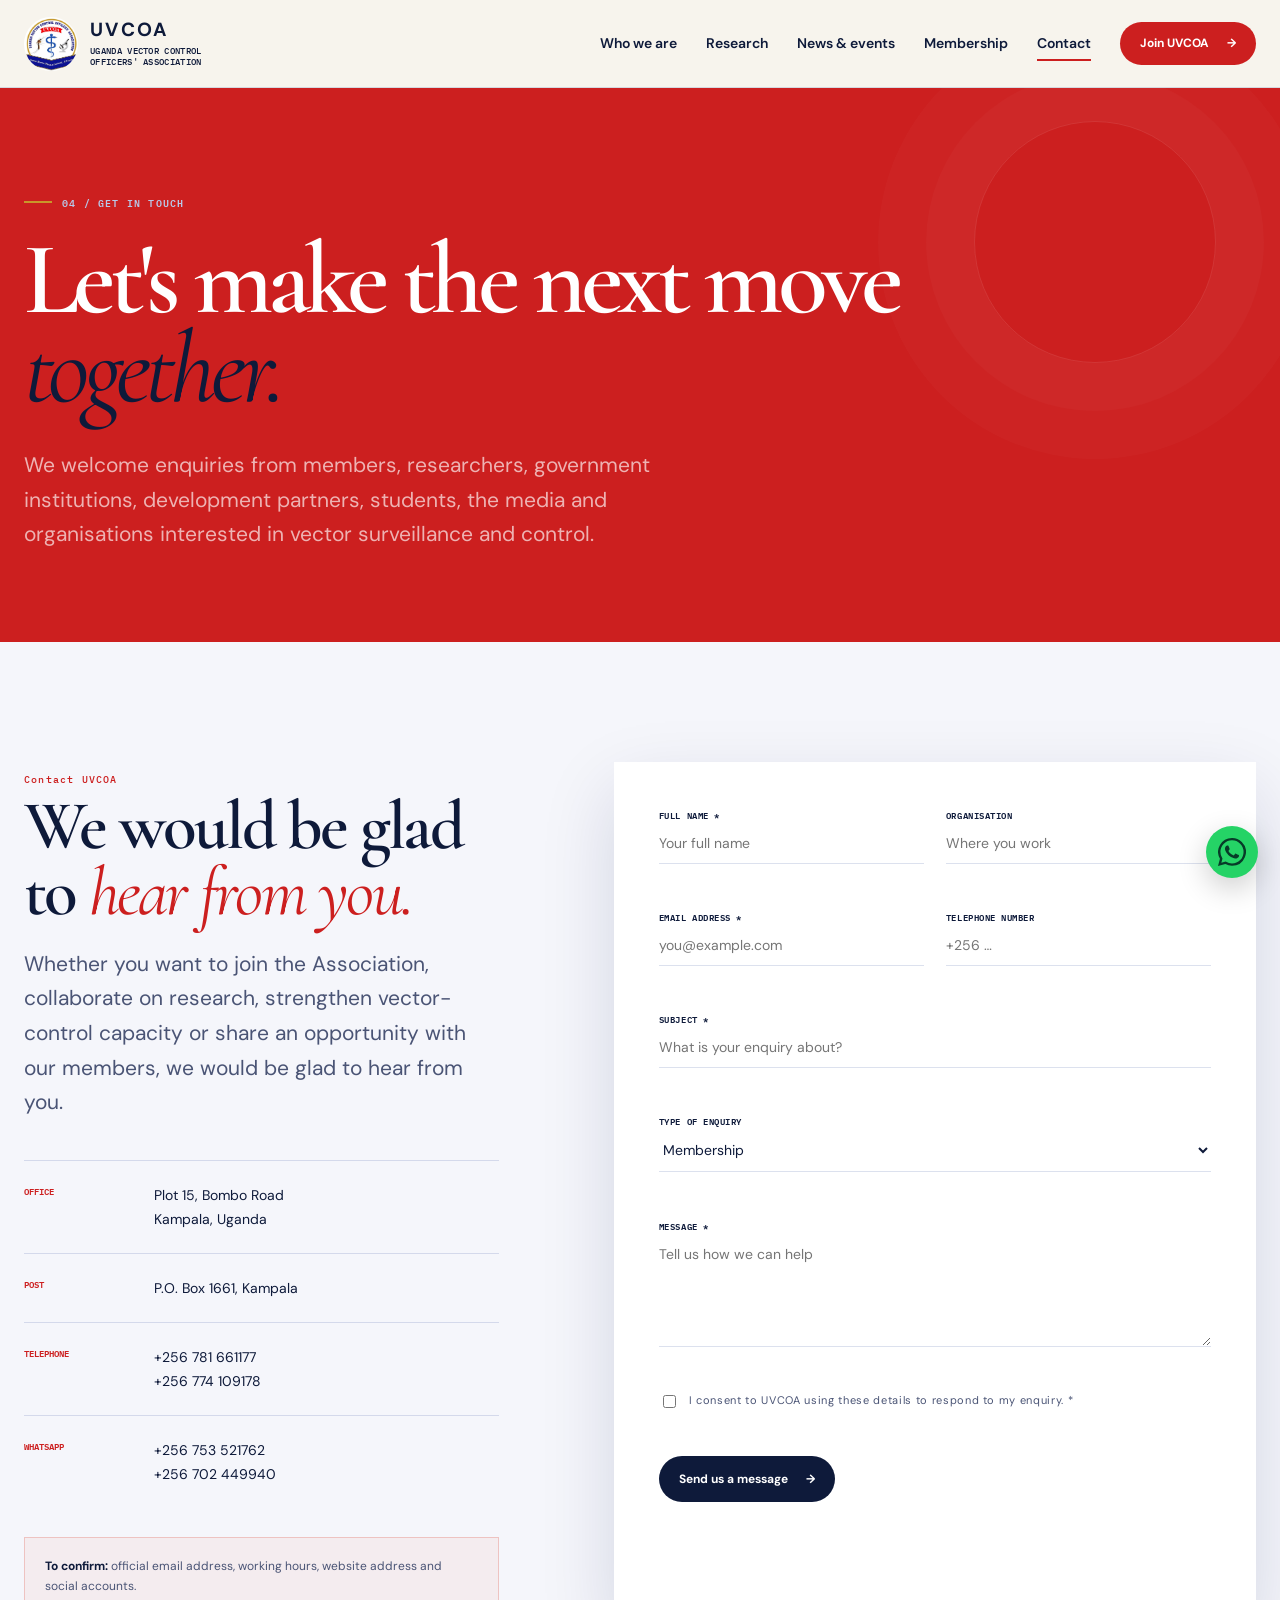
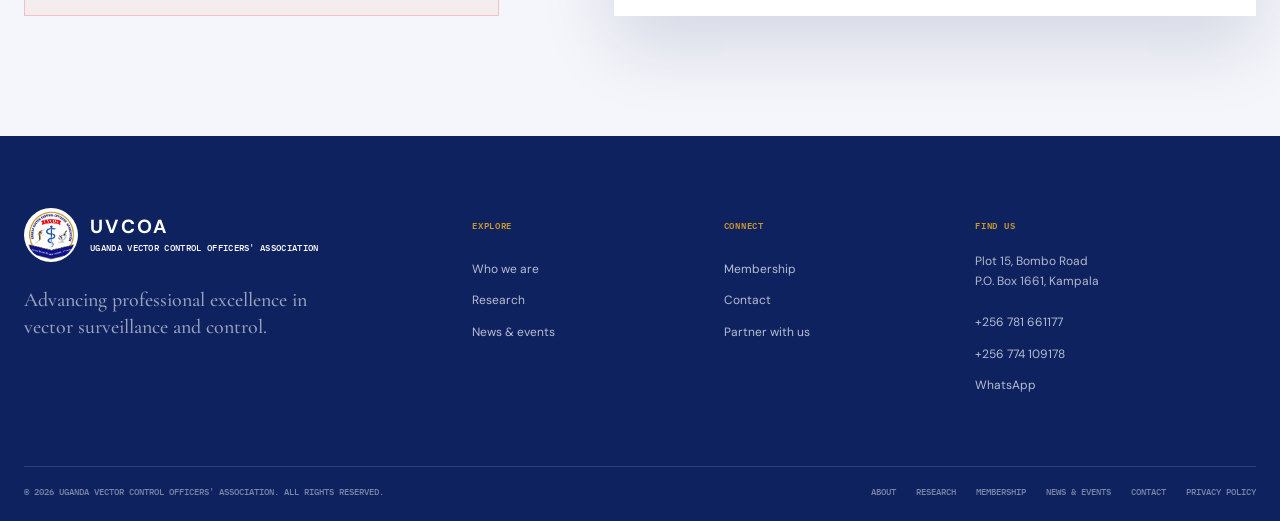
<file: contact.html>
﻿<!doctype html>
<html lang="en">
<head>
  <meta charset="UTF-8"><meta name="viewport" content="width=device-width,initial-scale=1">
  <meta name="description" content="Contact the Uganda Vector Control Officers' Association.">
  <title>Contact | UVCOA</title>
  <link rel="preconnect" href="https://fonts.googleapis.com">
  <link rel="preconnect" href="https://fonts.gstatic.com" crossorigin>
  <link href="https://fonts.googleapis.com/css2?family=Cormorant+Garamond:ital,wght@0,500;0,600;1,500&family=DM+Sans:wght@400;500;600;700&family=IBM+Plex+Mono:wght@500;600&display=swap" rel="stylesheet">
  <link rel="stylesheet" href="styles.css">
</head>
<body>
<a class="skip-link" href="#main">Skip to content</a>
<header class="site-header">
  <a class="brand" href="index.html"><img class="brand-mark brand-logo" src="logo.png" alt="UVCOA logo" aria-hidden="true"><span class="brand-copy"><strong>UVCOA</strong><small>Uganda Vector Control<br>Officers' Association</small></span></a>
  <button class="menu-toggle" aria-label="Open menu" aria-expanded="false" aria-controls="site-nav"><i></i><i></i><i></i></button>
  <nav class="site-nav" id="site-nav">
    <a href="about.html">Who we are</a>
    <a href="research.html">Research</a>
    <a href="news.html">News &amp; events</a>
    <a href="membership.html">Membership</a>
    <a aria-current="page" href="contact.html">Contact</a>
    <a class="nav-join" href="membership.html">Join UVCOA <span>→</span></a>
  </nav>
</header>
<main id="main">

  <section class="page-hero coral">
    <p class="eyebrow light">04 / Get in touch</p>
    <h1 class="display">Let's make the next move <em>together.</em></h1>
    <p class="lede">We welcome enquiries from members, researchers, government institutions, development partners, students, the media and organisations interested in vector surveillance and control.</p>
  </section>

  <!-- Contact: details left, form right -->
  <section class="contact-wrap" id="form">
    <div class="reveal">
      <span class="section-no">Contact UVCOA</span>
      <h2 class="section-title">We would be glad to <em>hear from you.</em></h2>
      <p class="lede">Whether you want to join the Association, collaborate on research, strengthen vector-control capacity or share an opportunity with our members, we would be glad to hear from you.</p>
      <div class="contact-details">
        <div class="contact-row"><small>Office</small><p>Plot 15, Bombo Road<br>Kampala, Uganda</p></div>
        <div class="contact-row"><small>Post</small><p>P.O. Box 1661, Kampala</p></div>
        <div class="contact-row"><small>Telephone</small><p><a href="tel:+256781661177">+256 781 661177</a><br><a href="tel:+256774109178">+256 774 109178</a></p></div>
        <div class="contact-row"><small>WhatsApp</small><p><a href="https://wa.me/256753521762">+256 753 521762</a><br><a href="https://wa.me/256702449940">+256 702 449940</a></p></div>
      </div>
      <div class="notice"><strong>To confirm:</strong> official email address, working hours, website address and social accounts.</div>
    </div>
    <form class="contact-form reveal delay" novalidate>
      <label>Full name *<input name="name" autocomplete="name" required placeholder="Your full name"></label>
      <label>Organisation<input name="organisation" autocomplete="organization" placeholder="Where you work"></label>
      <label>Email address *<input type="email" name="email" autocomplete="email" required placeholder="you@example.com"></label>
      <label>Telephone number<input type="tel" name="phone" autocomplete="tel" placeholder="+256 …"></label>
      <label class="full">Subject *<input name="subject" required placeholder="What is your enquiry about?"></label>
      <label class="full">Type of enquiry
        <select name="type">
          <option>Membership</option><option>Research collaboration</option><option>Training</option>
          <option>Partnership</option><option>Media</option><option>Conference or event</option><option>General enquiry</option>
        </select>
      </label>
      <label class="full">Message *<textarea name="message" rows="5" required placeholder="Tell us how we can help"></textarea></label>
      <label class="consent full"><input type="checkbox" required> <span>I consent to UVCOA using these details to respond to my enquiry. *</span></label>
      <div class="full"><button class="button button-dark" type="submit">Send us a message <span>→</span></button></div>
      <p class="form-status" role="status" aria-live="polite"></p>
    </form>
  </section>

</main>
<footer class="site-footer">
  <div class="footer-main">
    <div class="footer-brand"><a class="brand" href="index.html"><img class="brand-mark brand-logo" src="logo.png" alt="UVCOA logo" aria-hidden="true"><span class="brand-copy"><strong>UVCOA</strong><small>Uganda Vector Control Officers' Association</small></span></a><p>Advancing professional excellence in vector surveillance and control.</p></div>
    <div><span class="footer-label">Explore</span><nav class="footer-links"><a href="about.html">Who we are</a><a href="research.html">Research</a><a href="news.html">News &amp; events</a></nav></div>
    <div><span class="footer-label">Connect</span><nav class="footer-links"><a href="membership.html">Membership</a><a href="contact.html">Contact</a><a href="contact.html#form">Partner with us</a></nav></div>
    <div class="footer-contact"><span class="footer-label">Find us</span><p>Plot 15, Bombo Road<br>P.O. Box 1661, Kampala</p><div class="footer-links"><a href="tel:+256781661177">+256 781 661177</a><a href="tel:+256774109178">+256 774 109178</a><a href="https://wa.me/256753521762">WhatsApp</a></div></div>
  </div>
  <div class="footer-bottom"><span>© <span data-year>2026</span> Uganda Vector Control Officers' Association. All rights reserved.</span><nav class="footer-bottom-links"><a href="about.html">About</a><a href="research.html">Research</a><a href="membership.html">Membership</a><a href="news.html">News &amp; Events</a><a href="contact.html">Contact</a><a href="#">Privacy Policy</a></nav></div>
</footer>
<a class="whatsapp" href="https://wa.me/256753521762" aria-label="Contact UVCOA on WhatsApp">WA</a>
<script src="script.js"></script>
</body>
</html>
</file>
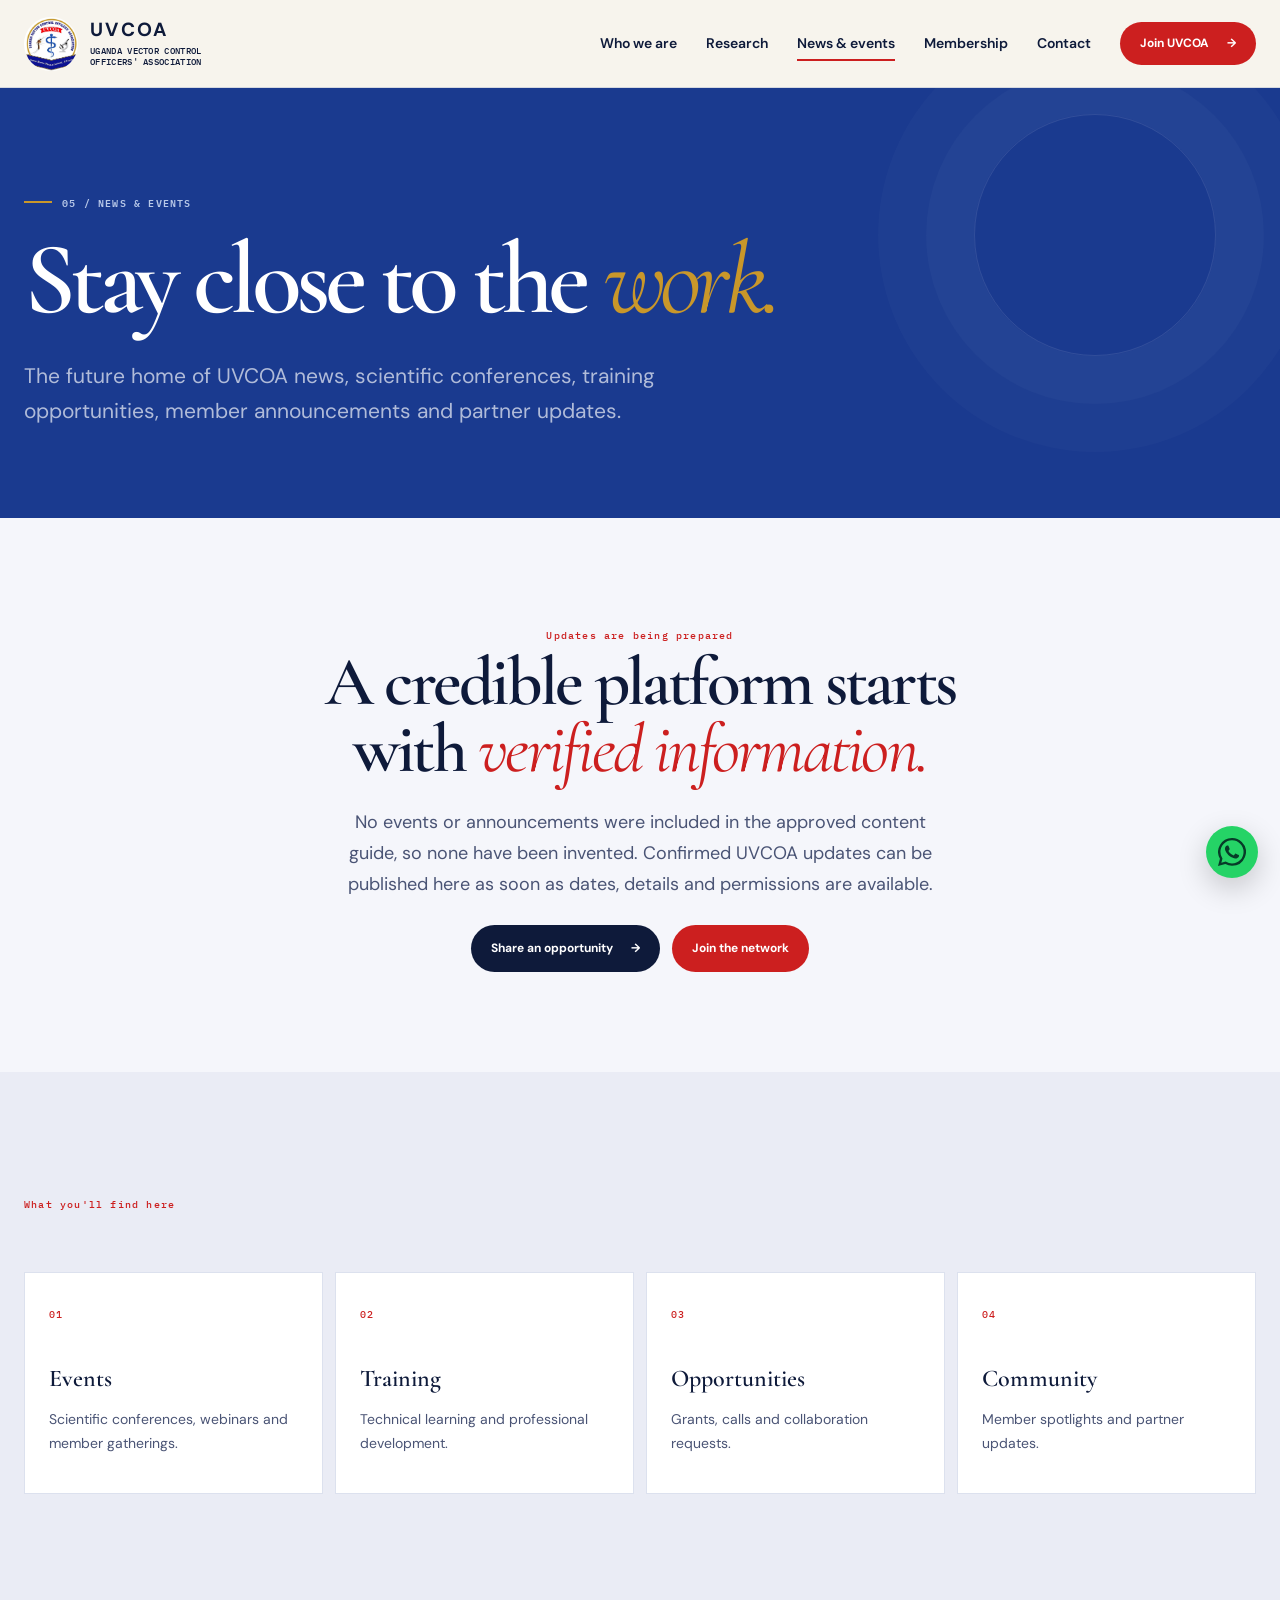
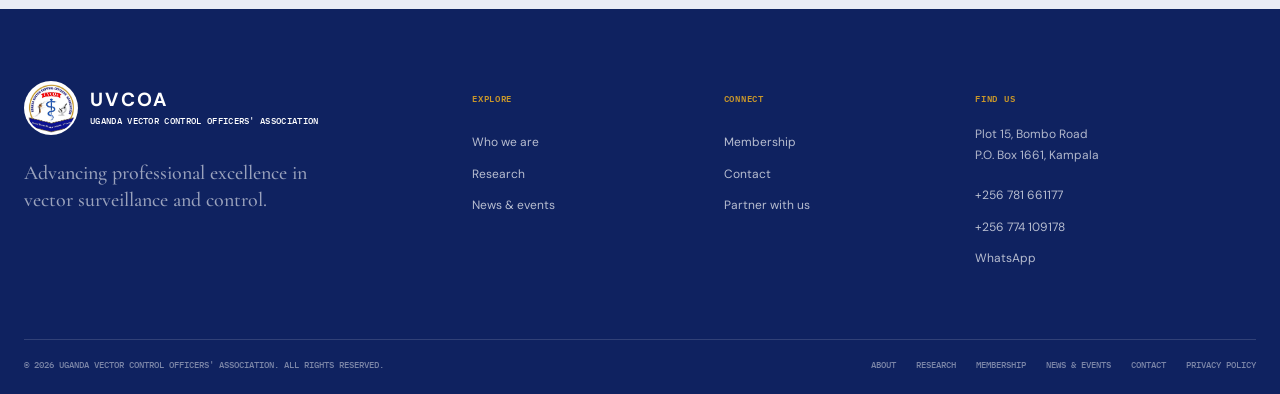
<file: news.html>
﻿<!doctype html>
<html lang="en">
<head>
  <meta charset="UTF-8"><meta name="viewport" content="width=device-width,initial-scale=1">
  <meta name="description" content="News, events, training and opportunities from UVCOA.">
  <title>News &amp; Events | UVCOA</title>
  <link rel="preconnect" href="https://fonts.googleapis.com">
  <link rel="preconnect" href="https://fonts.gstatic.com" crossorigin>
  <link href="https://fonts.googleapis.com/css2?family=Cormorant+Garamond:ital,wght@0,500;0,600;1,500&family=DM+Sans:wght@400;500;600;700&family=IBM+Plex+Mono:wght@500;600&display=swap" rel="stylesheet">
  <link rel="stylesheet" href="styles.css">
</head>
<body>
<a class="skip-link" href="#main">Skip to content</a>
<header class="site-header">
  <a class="brand" href="index.html"><img class="brand-mark brand-logo" src="logo.png" alt="UVCOA logo" aria-hidden="true"><span class="brand-copy"><strong>UVCOA</strong><small>Uganda Vector Control<br>Officers' Association</small></span></a>
  <button class="menu-toggle" aria-label="Open menu" aria-expanded="false" aria-controls="site-nav"><i></i><i></i><i></i></button>
  <nav class="site-nav" id="site-nav">
    <a href="about.html">Who we are</a>
    <a href="research.html">Research</a>
    <a aria-current="page" href="news.html">News &amp; events</a>
    <a href="membership.html">Membership</a>
    <a href="contact.html">Contact</a>
    <a class="nav-join" href="membership.html">Join UVCOA <span>→</span></a>
  </nav>
</header>
<main id="main">

  <section class="page-hero">
    <p class="eyebrow light">05 / News &amp; events</p>
    <h1 class="display">Stay close to the <em>work.</em></h1>
    <p class="lede">The future home of UVCOA news, scientific conferences, training opportunities, member announcements and partner updates.</p>
  </section>

  <!-- Empty state: full-width, centred -->
  <section class="empty-state">
    <span class="section-no">Updates are being prepared</span>
    <h2 class="section-title">A credible platform starts with <em>verified information.</em></h2>
    <p>No events or announcements were included in the approved content guide, so none have been invented. Confirmed UVCOA updates can be published here as soon as dates, details and permissions are available.</p>
    <div class="cta-actions" style="justify-content:center">
      <a class="button button-dark" href="contact.html">Share an opportunity <span>→</span></a>
      <a class="button" href="membership.html">Join the network</a>
    </div>
  </section>

  <!-- What's coming: full-width sand -->
  <section class="principles">
    <span class="section-no">What you'll find here</span>
    <div class="research-tools">
      <article class="tool-card"><span class="section-no">01</span><h3>Events</h3><p>Scientific conferences, webinars and member gatherings.</p></article>
      <article class="tool-card"><span class="section-no">02</span><h3>Training</h3><p>Technical learning and professional development.</p></article>
      <article class="tool-card"><span class="section-no">03</span><h3>Opportunities</h3><p>Grants, calls and collaboration requests.</p></article>
      <article class="tool-card"><span class="section-no">04</span><h3>Community</h3><p>Member spotlights and partner updates.</p></article>
    </div>
  </section>

</main>
<footer class="site-footer">
  <div class="footer-main">
    <div class="footer-brand"><a class="brand" href="index.html"><img class="brand-mark brand-logo" src="logo.png" alt="UVCOA logo" aria-hidden="true"><span class="brand-copy"><strong>UVCOA</strong><small>Uganda Vector Control Officers' Association</small></span></a><p>Advancing professional excellence in vector surveillance and control.</p></div>
    <div><span class="footer-label">Explore</span><nav class="footer-links"><a href="about.html">Who we are</a><a href="research.html">Research</a><a href="news.html">News &amp; events</a></nav></div>
    <div><span class="footer-label">Connect</span><nav class="footer-links"><a href="membership.html">Membership</a><a href="contact.html">Contact</a><a href="contact.html#form">Partner with us</a></nav></div>
    <div class="footer-contact"><span class="footer-label">Find us</span><p>Plot 15, Bombo Road<br>P.O. Box 1661, Kampala</p><div class="footer-links"><a href="tel:+256781661177">+256 781 661177</a><a href="tel:+256774109178">+256 774 109178</a><a href="https://wa.me/256753521762">WhatsApp</a></div></div>
  </div>
  <div class="footer-bottom"><span>© <span data-year>2026</span> Uganda Vector Control Officers' Association. All rights reserved.</span><nav class="footer-bottom-links"><a href="about.html">About</a><a href="research.html">Research</a><a href="membership.html">Membership</a><a href="news.html">News &amp; Events</a><a href="contact.html">Contact</a><a href="#">Privacy Policy</a></nav></div>
</footer>
<a class="whatsapp" href="https://wa.me/256753521762" aria-label="Contact UVCOA on WhatsApp">WA</a>
<script src="script.js"></script>
</body>
</html>
</file>
<file: styles.css>
:root{--ink:#0e1a3a;--forest:#1a3a8f;--forest-2:#234db8;--paper:#f5f6fb;--white:#ffffff;--sand:#eaecf5;--yellow:#c9972a;--red:#cc1f1f;--mint:#b8c8e8;--muted:#4a5475;--line:rgba(26,58,143,.15);--serif:"Cormorant Garamond",Georgia,serif;--sans:"DM Sans",Arial,sans-serif;--mono:"IBM Plex Mono",monospace;--shadow:0 28px 70px rgba(10,20,80,.14);--pad:max(24px,calc((100vw - 1320px)/2))}
*{box-sizing:border-box}html{scroll-behavior:smooth}body{margin:0;background:var(--paper);color:var(--ink);font-family:var(--sans);font-size:16px;line-height:1.65;-webkit-font-smoothing:antialiased}body.nav-open{overflow:hidden}a{color:inherit;text-decoration:none}button,input,select,textarea{font:inherit}img{display:block;width:100%;object-fit:cover}.skip-link{position:fixed;left:16px;top:-80px;z-index:100;background:var(--yellow);padding:12px 18px;font-weight:700}.skip-link:focus{top:16px}.site-header{height:88px;padding:0 var(--pad);display:flex;align-items:center;justify-content:space-between;background:rgba(247,244,236,.92);backdrop-filter:blur(14px);border-bottom:1px solid var(--line);position:sticky;top:0;z-index:30}.brand{display:flex;align-items:center;gap:12px}.brand-mark{width:48px;height:48px;border-radius:50%;background:var(--forest);color:var(--white);display:grid;place-items:center;position:relative;font:700 12px var(--mono);letter-spacing:-.05em}.brand-mark:before,.brand-mark:after{content:"";position:absolute;border-radius:50%;border:1px solid rgba(255,255,255,.3)}.brand-mark:before{inset:6px}.brand-mark:after{width:3px;height:3px;background:var(--yellow);border:0;right:5px;top:7px}.brand-copy{display:flex;flex-direction:column;line-height:1}.brand-copy strong{font-size:17px;letter-spacing:.12em}.brand-copy small{margin-top:6px;font:500 8px/1.25 var(--mono);letter-spacing:.035em;text-transform:uppercase}.site-nav{display:flex;align-items:center;gap:29px;font-size:13px;font-weight:600}.site-nav>a:not(.nav-join){position:relative}.site-nav>a:not(.nav-join):after{content:"";position:absolute;left:0;right:100%;bottom:-8px;height:2px;background:var(--red);transition:right .25s}.site-nav>a:hover:after,.site-nav>a[aria-current="page"]:after{right:0}.nav-join,.button{display:inline-flex;align-items:center;justify-content:center;gap:18px;border:0;border-radius:999px;padding:13px 20px;background:var(--red);color:#fff;font-size:12px;font-weight:700;cursor:pointer;transition:transform .2s,background .2s}.nav-join:hover,.button:hover{transform:translateY(-2px);background:#b9362c}.button-dark{background:var(--ink)}.button-light{background:var(--white);color:var(--ink)}.button-outline{background:transparent;border:1px solid rgba(255,255,255,.36)}.menu-toggle{display:none;background:none;border:0;color:var(--ink);font:600 11px var(--mono);text-transform:uppercase}.menu-toggle i{display:block;width:25px;height:1px;background:currentColor;margin:5px}.eyebrow{display:flex;align-items:center;gap:10px;margin:0 0 24px;font:600 10px var(--mono);letter-spacing:.12em;text-transform:uppercase}.eyebrow:before{content:"";width:28px;height:2px;background:var(--red)}.eyebrow.light:before{background:var(--yellow)}.eyebrow.light{color:var(--mint)}.display{font:600 clamp(55px,7.3vw,112px)/.87 var(--serif);letter-spacing:-.055em;margin:0}.display em,.section-title em{font-weight:400;color:var(--red)}.section-title{font:600 clamp(42px,5.1vw,72px)/.96 var(--serif);letter-spacing:-.04em;margin:0}.section-title.light{color:var(--white)}.section-title.light em{color:var(--yellow)}.lede{font-size:18px;line-height:1.65;color:var(--muted)}.section-no{font:500 10px var(--mono);letter-spacing:.12em;color:var(--red)}.arrow-link{display:inline-flex;align-items:center;gap:12px;font:700 11px var(--mono);letter-spacing:.06em;text-transform:uppercase}.arrow-link:hover{color:var(--red)}
.hero{min-height:calc(100vh - 88px);display:grid;grid-template-columns:minmax(0,1.05fr) minmax(420px,.75fr);padding-left:var(--pad);overflow:hidden}.hero-copy{padding:clamp(70px,9vw,135px) 7vw 70px 0;position:relative}.hero-copy:after{content:"";position:absolute;right:6%;bottom:0;width:140px;height:140px;background-image:radial-gradient(var(--mint) 1.3px,transparent 1.3px);background-size:11px 11px;opacity:.5}.hero-copy .display{max-width:820px}.hero-copy .lede{max-width:620px;margin:34px 0}.hero-actions{display:flex;align-items:center;gap:28px}.hero-stat{display:flex;align-items:center;gap:20px;border-top:1px solid var(--line);max-width:590px;margin-top:65px;padding-top:22px}.hero-stat strong{font:600 42px/1 var(--serif)}.hero-stat span{font:500 10px/1.5 var(--mono);letter-spacing:.07em;text-transform:uppercase;max-width:230px}.hero-media{position:relative;background:var(--forest);min-height:600px}.hero-media img{height:100%;filter:saturate(.72) contrast(1.03)}.hero-media:after{content:"";position:absolute;inset:0;background:linear-gradient(180deg,transparent 50%,rgba(8,38,32,.62))}.image-tag{position:absolute;z-index:2;left:28px;bottom:27px;color:white;display:flex;gap:16px;align-items:center;font:500 9px/1.4 var(--mono);letter-spacing:.08em;text-transform:uppercase}.image-tag b{display:grid;place-items:center;width:38px;height:38px;border-radius:50%;background:var(--yellow);color:var(--ink);font-size:10px}.hero-badge{position:absolute;z-index:2;right:25px;top:28px;width:106px;height:106px;border-radius:50%;background:var(--yellow);display:grid;place-items:center;text-align:center;font:600 9px/1.4 var(--mono);letter-spacing:.1em;text-transform:uppercase;transform:rotate(7deg)}
.scope-bar{display:grid;grid-template-columns:1.2fr repeat(5,1fr);background:var(--forest);color:rgba(255,255,255,.7);padding:0 var(--pad)}.scope-bar>div{min-height:98px;display:flex;align-items:center;padding:18px 22px;border-right:1px solid rgba(255,255,255,.12);font:500 10px/1.4 var(--mono);letter-spacing:.04em;text-transform:uppercase}.scope-bar .scope-label{padding-left:0;color:var(--yellow)}.intro{padding:140px var(--pad);display:grid;grid-template-columns:1fr 2.4fr;gap:8vw}.intro-copy h2{max-width:850px}.intro-body{display:grid;grid-template-columns:1fr 1fr;gap:40px;margin:42px 0 30px;max-width:850px}.intro-body p{margin:0;color:var(--muted)}
.pillars{background:var(--forest);color:white;padding:125px var(--pad)}.section-head{display:grid;grid-template-columns:1fr 2.4fr;gap:8vw;align-items:start;margin-bottom:66px}.section-head .section-title{max-width:820px}.pillar-grid{display:grid;grid-template-columns:repeat(5,1fr);border-top:1px solid rgba(255,255,255,.17)}.pillar-card{min-height:330px;padding:25px 22px;border-right:1px solid rgba(255,255,255,.17);display:flex;flex-direction:column;transition:background .25s,transform .25s}.pillar-card:first-child{border-left:1px solid rgba(255,255,255,.17)}.pillar-card:hover{background:var(--forest-2);transform:translateY(-5px)}.pillar-card .section-no{color:var(--yellow)}.pillar-card h3{font:600 27px/1.03 var(--serif);margin:auto 0 14px}.pillar-card p{font-size:12px;line-height:1.6;color:rgba(255,255,255,.62);margin:0}.pillar-card svg{width:26px;height:26px;margin-top:20px;color:var(--yellow)}
.feature{display:grid;grid-template-columns:1fr 1fr;min-height:720px;background:var(--sand)}.feature-media{position:relative;overflow:hidden}.feature-media img{height:100%;filter:saturate(.7)}.feature-copy{padding:120px max(7vw,var(--pad));display:flex;flex-direction:column;justify-content:center}.feature-copy .section-title{max-width:600px}.feature-copy .lede{max-width:550px;margin:32px 0}.topic-row{display:flex;flex-wrap:wrap;gap:8px;margin:0 0 32px}.topic-row span{border:1px solid var(--line);padding:7px 10px;border-radius:999px;font:500 9px var(--mono);text-transform:uppercase}
.updates{padding:130px var(--pad)}.updates-head{display:flex;justify-content:space-between;align-items:end;margin-bottom:52px}.update-grid{display:grid;grid-template-columns:1.3fr 1fr 1fr;gap:18px}.update-card{background:var(--white);border:1px solid var(--line);padding:28px;min-height:360px;display:flex;flex-direction:column;transition:transform .25s,box-shadow .25s}.update-card:hover{transform:translateY(-6px);box-shadow:var(--shadow)}.update-card.featured{background:var(--yellow)}.update-type{display:flex;justify-content:space-between;font:600 9px var(--mono);letter-spacing:.08em;text-transform:uppercase}.update-card h3{font:600 31px/1.06 var(--serif);margin:auto 0 20px}.update-card p{color:var(--muted);font-size:13px}.update-card.featured p{color:rgba(16,43,38,.72)}
.cta-band{padding:110px var(--pad);background:var(--red);color:white;display:grid;grid-template-columns:1.5fr 1fr;gap:10vw;align-items:end}.cta-band h2{font:600 clamp(43px,5.5vw,76px)/.95 var(--serif);letter-spacing:-.04em;margin:0}.cta-actions{display:flex;flex-wrap:wrap;gap:12px}
.page-hero{background:var(--forest);color:white;padding:105px var(--pad) 90px;position:relative;overflow:hidden}.page-hero:after{content:"";position:absolute;right:5%;top:6%;width:240px;height:240px;border-radius:50%;border:1px solid rgba(255,255,255,.1);box-shadow:0 0 0 48px rgba(255,255,255,.025),0 0 0 96px rgba(255,255,255,.02)}.page-hero .display{font-size:clamp(65px,8vw,118px);max-width:1000px}.page-hero .display em{color:var(--yellow)}.page-hero .lede{color:rgba(255,255,255,.66);max-width:660px;margin:35px 0 0}.page-hero.coral{background:var(--red)}.page-hero.coral .display em{color:var(--ink)}.page-hero.blue{background:#244e60}.content-split{padding:125px var(--pad);display:grid;grid-template-columns:.7fr 1.3fr;gap:9vw}.giant-letter{font:600 160px/.7 var(--serif);color:var(--red)}.prose h2{font:600 clamp(40px,5vw,65px)/1 var(--serif);margin:0 0 30px}.prose h3{font:600 27px/1.1 var(--serif);margin:36px 0 8px}.prose p{color:var(--muted);max-width:740px;margin:0 0 18px}.principles,.priority-section,.steps{padding:115px var(--pad);background:var(--sand)}.number-grid{display:grid;grid-template-columns:repeat(3,1fr);gap:0 34px;margin-top:55px}.number-card{border-top:1px solid var(--line);padding:22px 0 28px}.number-card b{font:600 10px var(--mono);color:var(--red)}.number-card h3{font:600 27px/1.05 var(--serif);margin:28px 0 9px}.number-card p{font-size:13px;color:var(--muted);margin:0}.mission{display:grid;grid-template-columns:1fr 1fr;gap:9vw;padding:125px var(--pad);background:var(--white)}.mission-cards{display:grid;gap:18px}.mission-card{padding:30px;border-left:3px solid var(--red);background:var(--paper)}.mission-card small{font:600 9px var(--mono);color:var(--red);text-transform:uppercase}.mission-card p{font:500 23px/1.35 var(--serif);margin:15px 0 0}.objective-list{margin:28px 0 0;padding:0;list-style:none}.objective-list li{padding:14px 0 14px 32px;border-top:1px solid var(--line);position:relative;color:var(--muted)}.objective-list li:before{content:"✓";position:absolute;left:2px;color:var(--red);font-weight:700}.priority-list{display:grid;grid-template-columns:1fr 1fr;gap:0 60px;margin-top:55px}.priority-list div{padding:20px 0;border-top:1px solid var(--line);font:600 20px/1.25 var(--serif);display:flex;gap:18px}.priority-list span{font:500 9px var(--mono);color:var(--red);padding-top:5px}.practice{background:var(--forest);color:white;padding:120px var(--pad)}.practice-grid{display:grid;grid-template-columns:1fr 1.25fr;gap:9vw}.practice .lede{color:rgba(255,255,255,.65)}.practice-list{display:grid;grid-template-columns:1fr 1fr;gap:12px}.practice-item{padding:22px;background:rgba(255,255,255,.06);border:1px solid rgba(255,255,255,.12)}.practice-item b{font:600 10px var(--mono);color:var(--yellow)}.practice-item p{font-size:13px;color:rgba(255,255,255,.7);margin:16px 0 0}.support{padding:120px var(--pad);display:grid;grid-template-columns:1fr 1.1fr;gap:9vw}.support-list{margin:0;padding:0;list-style:none}.support-list li{display:flex;gap:18px;padding:18px 0;border-top:1px solid var(--line)}.support-list b{font:600 10px var(--mono);color:var(--red)}.research-tools{display:grid;grid-template-columns:repeat(auto-fit,minmax(200px,1fr));gap:12px;margin-top:55px}.tool-card{padding:24px;background:var(--white);border:1px solid var(--line);min-height:180px}.tool-card h3{font:600 24px/1.1 var(--serif);margin:38px 0 9px}.tool-card p{font-size:12px;color:var(--muted)}
.membership-main{padding:120px var(--pad);display:grid;grid-template-columns:1fr 1fr;gap:9vw}.benefit-list{display:grid;grid-template-columns:1fr 1fr;gap:12px}.benefit-tile{background:var(--white);border:1px solid var(--line);padding:23px}.benefit-tile h3{font:600 24px var(--serif);margin:25px 0 7px}.benefit-tile p{font-size:12px;color:var(--muted);margin:0}.steps{background:var(--forest);color:white}.steps .number-card{border-color:rgba(255,255,255,.2)}.steps .number-card b{color:var(--yellow)}.steps .number-card p{color:rgba(255,255,255,.64)}.notice{padding:18px 20px;border:1px solid rgba(217,71,57,.25);background:rgba(217,71,57,.06);font-size:12px;color:var(--muted);margin-top:28px}.notice strong{color:var(--ink)}
.contact-wrap{display:grid;grid-template-columns:.85fr 1.15fr;gap:9vw;padding:120px var(--pad)}.contact-details{display:grid;gap:0;margin-top:40px}.contact-row{display:grid;grid-template-columns:110px 1fr;gap:20px;padding:22px 0;border-top:1px solid var(--line)}.contact-row small{font:600 9px var(--mono);color:var(--red);text-transform:uppercase}.contact-row p,.contact-row a{margin:0;font-size:14px}.contact-form{background:var(--white);padding:45px;box-shadow:var(--shadow);display:grid;grid-template-columns:1fr 1fr;gap:22px}.contact-form label{font:600 9px var(--mono);text-transform:uppercase;letter-spacing:.06em}.contact-form .full{grid-column:1/-1}.contact-form input,.contact-form select,.contact-form textarea{display:block;width:100%;border:0;border-bottom:1px solid var(--line);background:transparent;padding:11px 0;color:var(--ink);outline:0;border-radius:0;font:400 14px var(--sans)}.contact-form input:focus,.contact-form select:focus,.contact-form textarea:focus{border-color:var(--red)}.contact-form textarea{resize:vertical}.consent{display:flex;align-items:flex-start;gap:10px!important;font:400 11px/1.5 var(--sans)!important;text-transform:none!important;color:var(--muted)}.consent input{width:auto;margin-top:3px}.form-status{grid-column:1/-1;margin:0;font-size:12px}.form-status.success{color:#19724e}.form-status.error{color:var(--red)}.empty-state{padding:100px var(--pad);text-align:center}.empty-state .section-title{max-width:720px;margin:auto}.empty-state p{max-width:590px;margin:25px auto;color:var(--muted)}
.site-footer{background:#0f2260;color:white;padding:72px var(--pad) 24px}.footer-main{display:grid;grid-template-columns:1.4fr .7fr .7fr 1fr;gap:55px;padding-bottom:70px}.footer-brand p{color:rgba(255,255,255,.58);max-width:330px;font:500 20px/1.35 var(--serif);margin:25px 0}.footer-label{font:600 9px var(--mono);color:var(--yellow);text-transform:uppercase;letter-spacing:.08em}.footer-links{display:flex;flex-direction:column;gap:11px;margin-top:20px;font-size:12px;color:rgba(255,255,255,.7)}.footer-links a:hover{color:var(--yellow)}.footer-contact p{font-size:12px;color:rgba(255,255,255,.68)}.footer-bottom{border-top:1px solid rgba(255,255,255,.14);padding-top:19px;display:flex;justify-content:space-between;gap:20px;color:rgba(255,255,255,.45);font:500 9px var(--mono);text-transform:uppercase}.footer-bottom-links{display:flex;gap:20px;margin:0;padding:0;list-style:none}.footer-bottom-links a{color:rgba(255,255,255,.45)}.footer-bottom-links a:hover{color:var(--yellow)}.whatsapp{position:fixed;right:22px;bottom:22px;z-index:20;width:52px;height:52px;border-radius:50%;display:grid;place-items:center;background:#25d366;color:#073b28;box-shadow:0 10px 30px rgba(0,0,0,.2);font-weight:800}.reveal{opacity:0;transform:translateY(22px);transition:opacity .75s ease,transform .75s cubic-bezier(.2,.7,.2,1)}.reveal.visible{opacity:1;transform:none}.delay{transition-delay:.12s}.delay-2{transition-delay:.22s}
@media(max-width:1050px){.site-nav{gap:17px}.pillar-grid{grid-template-columns:repeat(3,1fr)}.pillar-card{border-bottom:1px solid rgba(255,255,255,.17)}.update-grid{grid-template-columns:1fr 1fr}.update-card.featured{grid-column:1/-1}.research-tools{grid-template-columns:1fr 1fr}}
@media(max-width:800px){:root{--pad:6vw}.site-header{height:74px;padding-left:5vw;padding-right:5vw}.brand{min-width:0}.brand-mark{width:42px;height:42px}.menu-toggle{display:flex!important;flex-direction:column;align-items:center;justify-content:center;width:44px;height:44px;flex:0 0 44px;padding:0;background:none;border:0;color:var(--ink);cursor:pointer;position:relative;z-index:50}.menu-toggle i{display:block;width:24px;height:2px;background:currentColor;margin:3px 0}.site-nav{position:fixed;top:74px;left:0;right:0;bottom:0;height:calc(100vh - 74px);background:#f7f4ec;padding:30px 6vw;display:flex;flex-direction:column;align-items:stretch;gap:0;transform:translateX(100%);transition:transform .35s;z-index:40;overflow-y:auto;font-size:18px!important;font-weight:600;line-height:1.3}.site-nav.open{transform:none}.site-nav a{display:block;padding:16px 0;border-bottom:1px solid rgba(16,43,38,.16);font-size:18px!important;font-weight:600;color:var(--ink);text-decoration:none}.site-nav .nav-join{margin-top:20px;font-size:13px!important;background:var(--red);color:#fff;border-radius:999px;padding:14px 20px;border-bottom:none;text-align:center;display:block!important}.site-nav>a:not(.nav-join):after{display:none}.hero{display:block;padding-left:0}.hero-copy{padding:70px var(--pad)}.hero-copy:after{display:none}.hero-media{min-height:520px}.scope-bar{grid-template-columns:1fr 1fr}.scope-bar>div{min-height:72px;border-bottom:1px solid rgba(255,255,255,.12);padding-left:0}.scope-bar .scope-label{grid-column:1/-1}.intro,.section-head,.mission,.practice-grid,.support,.membership-main,.contact-wrap{grid-template-columns:1fr;gap:48px}.intro{padding-top:90px;padding-bottom:90px}.intro-body{grid-template-columns:1fr}.pillars,.principles,.priority-section,.practice,.support,.steps{padding-top:90px;padding-bottom:90px}.pillar-grid{grid-template-columns:1fr 1fr}.feature{grid-template-columns:1fr}.feature-media{min-height:480px}.feature-copy{padding:80px var(--pad)}.updates{padding-top:90px;padding-bottom:90px}.number-grid{grid-template-columns:1fr 1fr}.content-split{grid-template-columns:1fr;padding-top:90px;padding-bottom:90px}.giant-letter{font-size:110px}.cta-band{grid-template-columns:1fr;gap:40px}.priority-list{gap:0 25px}.contact-form{padding:30px}.footer-main{grid-template-columns:1fr 1fr}.footer-brand{grid-column:1/-1}}@media(max-width:520px){.brand-copy small{display:none}.display{font-size:56px}.hero-copy{padding-top:55px}.hero-actions{align-items:flex-start;flex-direction:column}.hero-stat{margin-top:45px}.hero-media{min-height:430px}.hero-badge{width:84px;height:84px}.scope-bar{display:block}.scope-bar>div{min-height:58px}.section-title{font-size:43px}.intro-body,.pillar-grid,.update-grid,.number-grid,.practice-list,.research-tools,.benefit-list,.priority-list{grid-template-columns:1fr}.pillar-card{min-height:245px}.updates-head{display:block}.updates-head .arrow-link{margin-top:25px}.update-card.featured{grid-column:auto}.update-card{min-height:300px}.feature-media{min-height:390px}.page-hero{padding-top:70px}.page-hero .display{font-size:56px}.giant-letter{font-size:90px}.mission,.content-split,.membership-main,.contact-wrap{padding-top:80px;padding-bottom:80px}.contact-form{grid-template-columns:1fr;padding:24px}.contact-form .full{grid-column:auto}.contact-row{grid-template-columns:1fr;gap:8px}.cta-band{padding-top:80px;padding-bottom:80px}.footer-main{grid-template-columns:1fr;gap:38px}.footer-brand{grid-column:auto}.footer-bottom{flex-direction:column}.whatsapp{width:46px;height:46px}}
@media(prefers-reduced-motion:reduce){html{scroll-behavior:auto}.reveal{opacity:1;transform:none;transition:none}*{animation-duration:.01ms!important}}

/* 2026 type and media refinement */
body{font-size:18px;line-height:1.72;overflow-x:hidden}
.site-nav{font-size:14px;line-height:1.4}.brand-copy strong{font-size:19px}.brand-copy small{font-size:9px}
.lede{font-size:21px}.prose p,.intro-body p,.objective-list li{font-size:17px}.pillar-card p,.number-card p,.practice-item p,.tool-card p,.benefit-tile p{font-size:14px}
.display{font-size:clamp(64px,7.7vw,120px)}.section-title{font-size:clamp(48px,5.4vw,80px)}

.contact-visual{display:none}
.whatsapp{font-size:0}.whatsapp:before{content:"";width:27px;height:27px;background:#073b28;mask:url("https://cdn.jsdelivr.net/npm/simple-icons@v11/icons/whatsapp.svg") center/contain no-repeat;-webkit-mask:url("https://cdn.jsdelivr.net/npm/simple-icons@v11/icons/whatsapp.svg") center/contain no-repeat}
@media(max-width:520px){body{font-size:17px}.display{font-size:clamp(58px,16vw,72px)}.section-title{font-size:47px}.lede{font-size:18px}.brand-copy strong{font-size:17px}.menu-toggle{display:flex!important}}
.whatsapp:before{display:none}.whatsapp svg{display:block;width:28px;height:28px}

/* feature--reverse: text left, image right → flip to image right, text left */
.feature--reverse{ direction:rtl }
.feature--reverse .feature-copy,
.feature--reverse .feature-media{ direction:ltr }

/* feature--reverse: swap image/text order on desktop, natural stack on mobile */
.feature--reverse .feature-media{ order:-1 }
.feature--reverse .feature-copy{ order:1 }
@media(max-width:800px){
  .feature--reverse .feature-media,
  .feature--reverse .feature-copy{ order:unset }
}

/* UVCOA real logo image */
.brand-mark{width:54px;height:54px;border-radius:50%;overflow:hidden;background:transparent;flex:0 0 54px;border:none;box-shadow:none;transform:none;font-size:0}
.brand-mark:before,.brand-mark:after{display:none}
.brand-mark i{display:none}
.brand-mark img{width:100%;height:100%;object-fit:contain;display:block}
.brand:hover .brand-mark{transform:scale(1.06);transition:transform .2s}
/* Footer logo: white circle bg so it reads on dark */
.site-footer .brand-mark{background:white;padding:2px}
</file>
